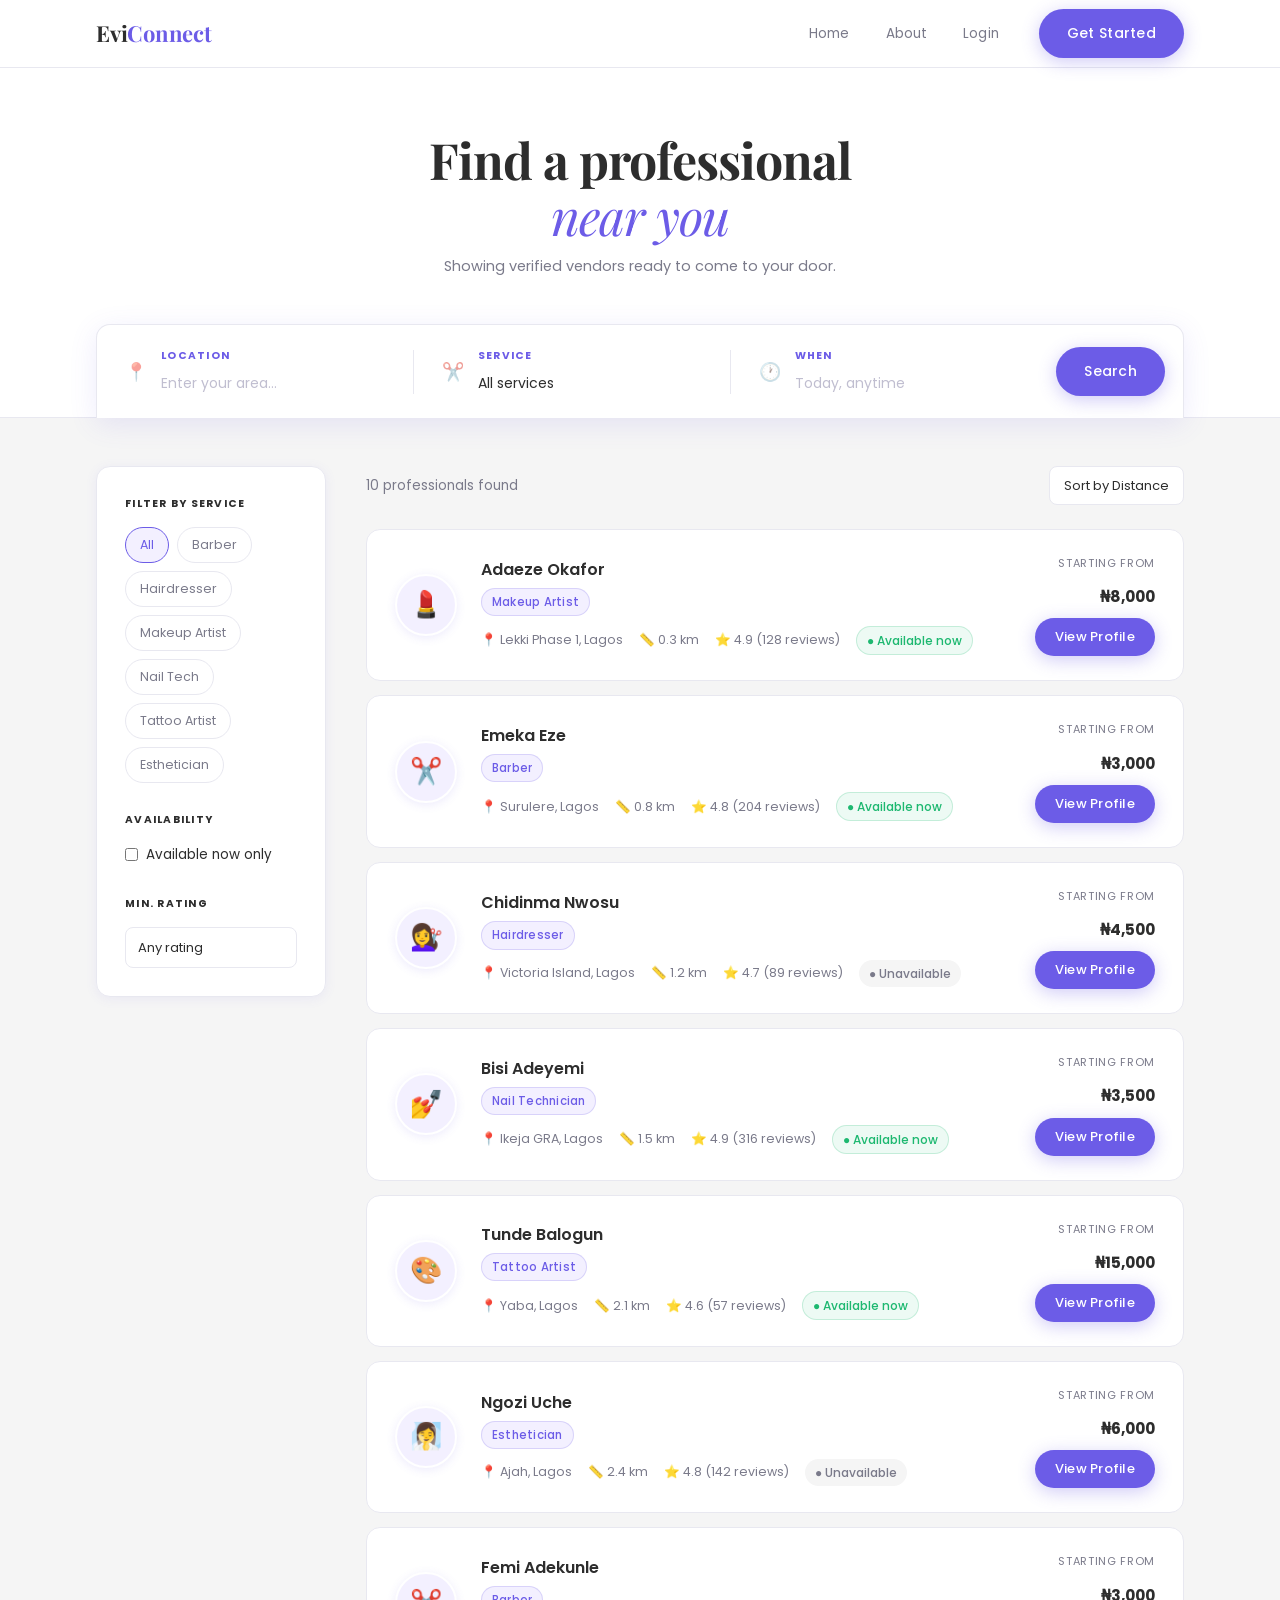
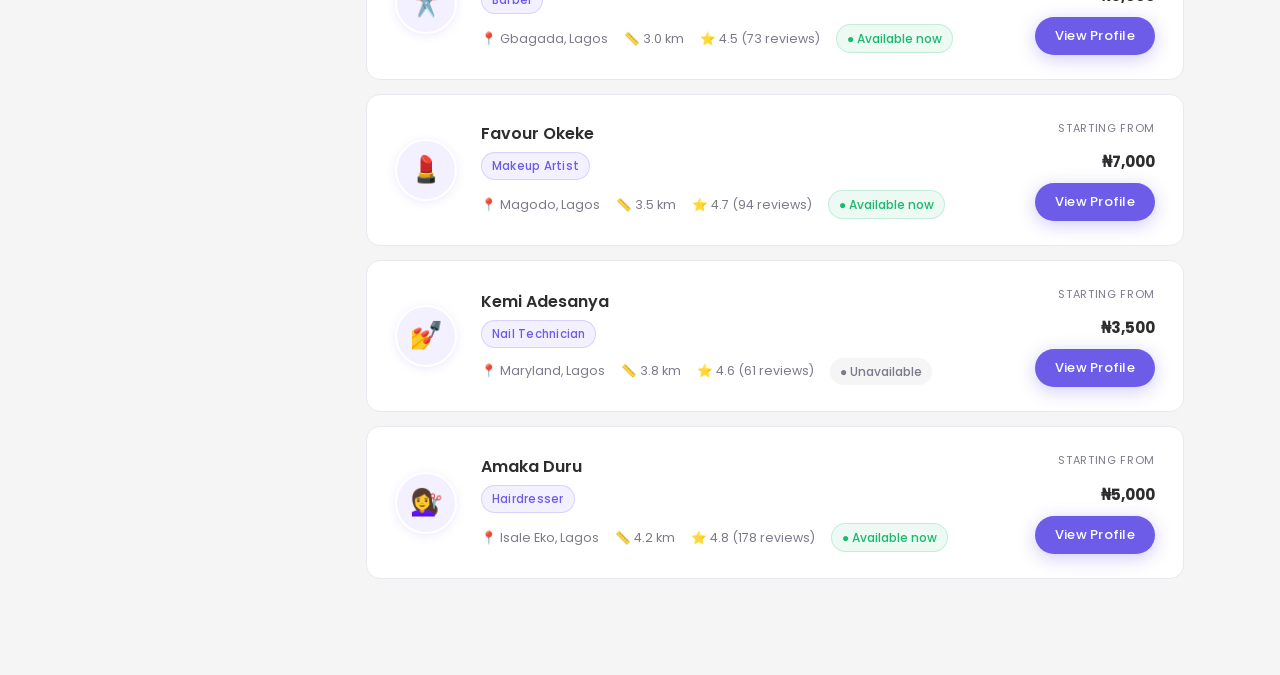
<file: dashboard.html>
<!DOCTYPE html>
<html lang="en">
<head>
  <meta charset="UTF-8" />
  <meta name="viewport" content="width=device-width, initial-scale=1.0" />
  <title>EviConnect — Find a Professional</title>
  <link rel="stylesheet" href="styles.css" />
  <link rel="preconnect" href="https://fonts.googleapis.com" />
  <link rel="preconnect" href="https://fonts.gstatic.com" crossorigin />
  <link href="https://fonts.googleapis.com/css2?family=Playfair+Display:ital,wght@0,400;0,700;1,400&family=Poppins:wght@300;400;500;600&display=swap" rel="stylesheet" />
</head>
<body>

  <!-- ===== NAVBAR ===== -->
  <header class="navbar" id="navbar">
    <div class="nav-inner container">
      <a href="index.html" class="logo">Evi<span>Connect</span></a>
      <nav class="nav-links" id="navLinks">
        
        <a href="index.html" class="nav-link">Home</a>
        <a href="index.html#about" class="nav-link">About</a>
        <a href="auth.html" class="nav-link">Login</a>
        <a href="auth.html" class="btn btn-pink nav-cta">Get Started</a>
      </nav>
      <button class="hamburger" id="hamburger" aria-label="Open menu">
        <span></span><span></span><span></span>
      </button>
    </div>
  </header>

  <!-- ===== SEARCH BAR SECTION ===== -->
  <section class="search-section">
    <div class="container">
      <div class="search-header">
        <h1 class="search-title">Find a professional<br/><em>near you</em></h1>
        <p class="search-sub">Showing verified vendors ready to come to your door.</p>
      </div>

      <div class="search-bar-card">
        <div class="search-field">
          <span class="search-field-icon">📍</span>
          <div class="search-field-inner">
            <label>Location</label>
            <input type="text" id="searchLocation" placeholder="Enter your area..." />
          </div>
        </div>
        <div class="search-divider"></div>
        <div class="search-field">
          <span class="search-field-icon">✂️</span>
          <div class="search-field-inner">
            <label>Service</label>
            <select id="searchService" onchange="filterVendors()">
              <option value="">All services</option>
              <option value="Barber">Barber</option>
              <option value="Hairdresser">Hairdresser</option>
              <option value="Makeup Artist">Makeup Artist</option>
              <option value="Nail Technician">Nail Technician</option>
              <option value="Tattoo Artist">Tattoo Artist</option>
              <option value="Esthetician">Esthetician</option>
            </select>
          </div>
        </div>
        
        <div class="search-divider"></div>
        <div class="search-field">
          <span class="search-field-icon">🕐</span>
          <div class="search-field-inner">
            <label>When</label>
            <input type="text" id="searchTime" placeholder="Today, anytime" />
          </div>
        </div>
        <button class="btn btn-pink search-btn" onclick="filterVendors()">Search</button>
      </div>
    </div>
  </section>

  <!-- ===== DASHBOARD BODY ===== -->
  <section class="dashboard-section section">
    <div class="container dashboard-layout">

      <!-- Sidebar Filters -->
      <aside class="filter-sidebar">
        <div class="filter-block">
          <h4 class="filter-title">Filter by Service</h4>
          <div class="filter-options" id="serviceFilters">
            <label class="filter-chip active" data-service="">
              <input type="radio" name="serviceFilter" value="" checked hidden />
              All
            </label>
            <label class="filter-chip" data-service="Barber">
              <input type="radio" name="serviceFilter" value="Barber" hidden />
              Barber
            </label>
            <label class="filter-chip" data-service="Hairdresser">
              <input type="radio" name="serviceFilter" value="Hairdresser" hidden />
              Hairdresser
            </label>
            <label class="filter-chip" data-service="Makeup Artist">
              <input type="radio" name="serviceFilter" value="Makeup Artist" hidden />
              Makeup Artist
            </label>
            <label class="filter-chip" data-service="Nail Technician">
              <input type="radio" name="serviceFilter" value="Nail Technician" hidden />
              Nail Tech
            </label>
            <label class="filter-chip" data-service="Tattoo Artist">
              <input type="radio" name="serviceFilter" value="Tattoo Artist" hidden />
              Tattoo Artist
            </label>
            <label class="filter-chip" data-service="Esthetician">
              <input type="radio" name="serviceFilter" value="Esthetician" hidden />
              Esthetician
            </label>
          </div>
        </div>

        <div class="filter-block">
          <h4 class="filter-title">Availability</h4>
          <label class="filter-check">
            <input type="checkbox" id="availableOnly" onchange="filterVendors()" />
            Available now only
          </label>
        </div>

        <div class="filter-block">
          <h4 class="filter-title">Min. Rating</h4>
          <select id="ratingFilter" onchange="filterVendors()">
            <option value="0">Any rating</option>
            <option value="4">4★ and above</option>
            <option value="4.5">4.5★ and above</option>
          </select>
        </div>
      </aside>

      <!-- Vendor Results -->
      <div class="vendor-results-col">
        <div class="results-header">
          <p class="results-count" id="resultsCount">Loading vendors...</p>
          <select class="sort-select" id="sortSelect" onchange="filterVendors()">
            <option value="distance">Sort by Distance</option>
            <option value="rating">Sort by Rating</option>
            <option value="price">Sort by Price</option>
          </select>
        </div>

        <!-- Vendor list rendered by JS -->
        <div class="vendor-list" id="vendorList">
          <!-- JS renders here -->
        </div>
      </div>

    </div>
  </section>

  <!-- ===== VENDOR PROFILE MODAL ===== -->
  <div class="modal-overlay hidden" id="modalOverlay" onclick="closeModal(event)">
    <div class="vendor-modal" id="vendorModal">
      <button class="modal-close" onclick="closeVendorModal()">×</button>
      <div class="modal-header">
        <div class="modal-avatar" id="modalAvatar"></div>
        <div>
          <h3 id="modalName"></h3>
          <p id="modalService" class="modal-service-tag"></p>
          <p id="modalLocation" class="modal-meta"></p>
        </div>
      </div>
      <div class="modal-stats">
        <div class="modal-stat"><strong id="modalRating"></strong><span>Rating</span></div>
        <div class="modal-stat"><strong id="modalReviews"></strong><span>Reviews</span></div>
        <div class="modal-stat"><strong id="modalPrice"></strong><span>Starting price</span></div>
        <div class="modal-stat"><strong id="modalDistance"></strong><span>Distance</span></div>
      </div>
      <p class="modal-bio" id="modalBio"></p>
      <div class="modal-actions">
        <button class="btn btn-pink btn-block" onclick="handleBooking()">Book Now</button>
      </div>
    </div>
  </div>

  <script src="script.js"></script>
</body>
</html>
</file>
<file: styles.css>
/* ============================================================
   EviConnect — Clean & Modern Edition
   Palette: White · Purple · Light Purple · Dark Text · Light Gray
   Fonts:   Playfair Display (display) + Poppins (body)
   ============================================================ */

/* ─── CSS Variables ──────────────────────────────────────── */
:root {
  --purple:        #6C5CE7;
  --purple-dark:   #5649C0;
  --purple-mid:    #C4BAF7;
  --purple-light:  #F3F0FF;
  --purple-glow:   rgba(108, 92, 231, 0.15);

  --white:         #FFFFFF;
  --bg:            #F5F5F5;
  --text:          #2D2D2D;
  --text-muted:    #7A7A8A;
  --border:        #E8E8F0;
  --border-purple: rgba(108, 92, 231, 0.2);

  --shadow-sm:  0 2px 12px rgba(108, 92, 231, 0.08);
  --shadow-md:  0 6px 28px rgba(108, 92, 231, 0.12);
  --shadow-lg:  0 16px 48px rgba(108, 92, 231, 0.16);
  --glow:       0 0 32px rgba(108, 92, 231, 0.12);

  --radius:      14px;
  --radius-sm:   8px;
  --radius-pill: 999px;
  --nav-h:       68px;

  --font-display: 'Playfair Display', Georgia, serif;
  --font-body:    'Poppins', sans-serif;
  --transition:   0.25s ease;
}

/* ─── Reset & Base ───────────────────────────────────────── */
*, *::before, *::after { box-sizing: border-box; margin: 0; padding: 0; }
html { scroll-behavior: smooth; }

body {
  font-family: var(--font-body);
  background: var(--white);
  color: var(--text);
  font-size: 15px;
  line-height: 1.75;
  -webkit-font-smoothing: antialiased;
}

img { display: block; max-width: 100%; }
a { text-decoration: none; color: inherit; }
button { cursor: pointer; border: none; background: none; font-family: inherit; }
input, select, textarea { font-family: inherit; }
.hidden { display: none !important; }

/* ─── Container ─────────────────────────────────────────── */
.container {
  width: 100%;
  max-width: 1160px;
  margin: 0 auto;
  padding: 0 36px;
}

/* ─── Sections ──────────────────────────────────────────── */
.section { padding: 96px 0; }


/* ============================================================
   BUTTONS
   ============================================================ */
.btn {
  display: inline-flex;
  align-items: center;
  justify-content: center;
  padding: 12px 28px;
  border-radius: var(--radius-pill);
  font-size: 14px;
  font-weight: 500;
  letter-spacing: 0.02em;
  transition: all var(--transition);
  gap: 8px;
}

/* Primary purple button */
.btn-pink {
  background: var(--purple);
  color: var(--white);
  box-shadow: 0 4px 18px rgba(108, 92, 231, 0.32);
  border: none;
}
.btn-pink:hover {
  background: var(--purple-dark);
  transform: translateY(-2px);
  box-shadow: 0 8px 28px rgba(108, 92, 231, 0.4);
}

/* Ghost outlined */
.btn-outline {
  background: transparent;
  border: 1.5px solid var(--border-purple);
  color: var(--purple);
}
.btn-outline:hover {
  border-color: var(--purple);
  background: var(--purple-light);
}

/* Light / white button */
.btn-white {
  background: var(--white);
  color: var(--purple);
  font-weight: 600;
  border: none;
}
.btn-white:hover {
  background: var(--purple-light);
  transform: translateY(-1px);
}

.btn-lg  { padding: 15px 38px; font-size: 15px; }
.btn-sm  { padding: 9px 20px;  font-size: 13px; }
.btn-block { width: 100%; padding: 14px; }


/* ============================================================
   NAVBAR
   ============================================================ */
.navbar {
  position: sticky;
  top: 0;
  z-index: 100;
  height: var(--nav-h);
  background: rgba(255, 255, 255, 0.96);
  backdrop-filter: blur(16px);
  border-bottom: 1px solid var(--border);
  transition: box-shadow var(--transition), border-color var(--transition);
}
.navbar.scrolled {
  box-shadow: var(--shadow-sm);
  border-bottom-color: var(--border-purple);
}
.nav-inner {
  display: flex;
  align-items: center;
  justify-content: space-between;
  height: 100%;
}
.logo {
  font-family: var(--font-display);
  font-size: 22px;
  font-weight: 700;
  color: var(--text);
  letter-spacing: -0.01em;
}
.logo span { color: var(--purple); }

.nav-links {
  display: flex;
  align-items: center;
  gap: 36px;
}
.nav-link {
  font-size: 13.5px;
  color: var(--text-muted);
  font-weight: 400;
  letter-spacing: 0.01em;
  transition: color var(--transition);
  position: relative;
}
.nav-link::after {
  content: '';
  position: absolute;
  left: 0; bottom: -3px;
  width: 0; height: 2px;
  background: var(--purple);
  border-radius: 2px;
  transition: width var(--transition);
}
.nav-link:hover,
.nav-link.active { color: var(--text); }
.nav-link:hover::after,
.nav-link.active::after { width: 100%; }
.nav-cta { margin-left: 4px; }

/* Hamburger */
.hamburger {
  display: none;
  flex-direction: column;
  gap: 5px;
  padding: 6px;
}
.hamburger span {
  display: block;
  width: 22px;
  height: 2px;
  background: var(--text);
  border-radius: 2px;
  transition: all var(--transition);
}


/* ============================================================
   HERO
   ============================================================ */
.hero {
  min-height: calc(100vh - var(--nav-h));
  display: flex;
  align-items: center;
  position: relative;
  overflow: hidden;
  padding: 80px 0;
  background: var(--white);
}
.hero-bg-blob {
  position: absolute;
  border-radius: 50%;
  filter: blur(90px);
  pointer-events: none;
}
.blob-1 {
  width: 580px; height: 580px;
  background: var(--purple-light);
  top: -160px; right: -100px;
  opacity: 0.7;
}
.blob-2 {
  width: 340px; height: 340px;
  background: var(--purple-light);
  bottom: -100px; left: 8%;
  opacity: 0.4;
}
.hero .container {
  display: grid;
  grid-template-columns: 1fr auto;
  align-items: center;
  gap: 72px;
  position: relative;
  z-index: 1;
}
.hero-content { display: contents; }

.hero-badge {
  display: inline-flex;
  align-items: center;
  gap: 8px;
  background: var(--purple-light);
  color: var(--purple);
  font-size: 12px;
  font-weight: 500;
  letter-spacing: 0.04em;
  padding: 7px 16px;
  border-radius: var(--radius-pill);
  margin-bottom: 26px;
  grid-column: 1;
  border: 1px solid var(--border-purple);
}
.hero-heading {
  font-family: var(--font-display);
  font-size: clamp(40px, 5.2vw, 66px);
  line-height: 1.1;
  color: var(--text);
  margin-bottom: 22px;
  letter-spacing: -0.02em;
  font-weight: 700;
  grid-column: 1;
}
.hero-heading em {
  color: var(--purple);
  font-weight: 400;
  font-style: normal;
  font-size: 40px;
}
.hero-subtext {
  font-size: 16.5px;
  color: var(--text-muted);
  line-height: 1.8;
  max-width: 460px;
  margin-bottom: 38px;
  grid-column: 1;
  font-weight: 300;
}
.hero-actions {
  display: flex;
  gap: 14px;
  margin-bottom: 44px;
  flex-wrap: wrap;
  grid-column: 1;
}
.hero-trust {
  display: flex;
  align-items: center;
  gap: 14px;
  font-size: 12.5px;
  color: var(--text-muted);
  flex-wrap: wrap;
  grid-column: 1;
}
.hero-trust .divider {
  width: 4px; height: 4px;
  background: var(--purple-mid);
  border-radius: 50%;
}

/* Hero floating card */
.hero-visual {
  grid-column: 2;
  grid-row: 1 / 7;
  display: flex;
  align-items: center;
  justify-content: center;
}
.hero-visual img{
  padding: 0 30px;
  border-radius: 80px;
}
.hero-image-card {
  background: var(--white);
  border-radius: 20px;
  padding: 32px 28px;
  box-shadow: var(--shadow-lg);
  min-width: 290px;
  border: 1px solid var(--border);
  position: relative;
}
.hero-avatar-row {
  display: flex;
  gap: 10px;
  margin-bottom: 22px;
  justify-content: center;
}
.avatar {
  width: 52px; height: 52px;
  border-radius: 50%;
  background: var(--purple-light);
  display: flex;
  align-items: center;
  justify-content: center;
  font-size: 22px;
  border: 2px solid var(--white);
  box-shadow: 0 2px 8px rgba(108,92,231,0.12);
}
.card-label {
  font-size: 10.5px;
  color: var(--purple);
  text-transform: uppercase;
  letter-spacing: 0.1em;
  font-weight: 600;
  margin-bottom: 5px;
}
.card-name {
  font-size: 15px;
  font-weight: 600;
  color: var(--text);
  margin-bottom: 4px;
}
.card-meta { font-size: 12.5px; color: var(--text-muted); }
.card-availability {
  position: absolute;
  top: 20px; right: 20px;
  font-size: 11.5px;
  font-weight: 500;
  background: var(--purple-light);
  color: var(--purple);
  padding: 4px 12px;
  border-radius: var(--radius-pill);
  border: 1px solid var(--border-purple);
}
.dot-green {
  background: #EDFAF4;
  color: #1DB870;
  border: 1px solid rgba(29,184,112,0.2);
}


/* ============================================================
   SECTION HEADERS
   ============================================================ */
.section-header {
  text-align: center;
  margin-bottom: 64px;
}
.section-eyebrow {
  display: inline-block;
  font-size: 11.5px;
  font-weight: 600;
  text-transform: uppercase;
  letter-spacing: 0.14em;
  color: var(--purple);
  margin-bottom: 14px;
}
.section-title {
  font-family: var(--font-display);
  font-size: clamp(28px, 4vw, 44px);
  line-height: 1.15;
  color: var(--text);
  letter-spacing: -0.02em;
  font-weight: 700;
  margin-bottom: 14px;
}
.section-title em {
  font-style: normal;
  color: var(--purple);
  font-weight: 400;
}
.section-sub {
  font-size: 15px;
  color: var(--text-muted);
  max-width: 500px;
  margin: 0 auto;
  line-height: 1.8;
}


/* ============================================================
   SERVICES GRID
   ============================================================ */
.services { background: var(--white); }
.services-grid {
  display: grid;
  grid-template-columns: repeat(3, 1fr);
  gap: 22px;
}
.service-card {
  background: var(--white);
  border: 1px solid var(--border);
  border-radius: var(--radius);
  padding: 34px 28px;
  transition: all var(--transition);
  position: relative;
  overflow: hidden;
}
.service-card::before {
  content: '';
  position: absolute;
  top: 0; left: 0; right: 0;
  height: 3px;
  background: linear-gradient(90deg, var(--purple), var(--purple-mid));
  opacity: 0;
  transition: opacity var(--transition);
}
.service-card:hover {
  transform: translateY(-5px);
  box-shadow: var(--shadow-md);
  border-color: var(--border-purple);
}
.service-card:hover::before { opacity: 1; }
.service-card.featured {
  border-color: var(--border-purple);
  background: linear-gradient(160deg, var(--purple-light) 0%, var(--white) 60%);
}
.service-card.featured::before { opacity: 1; }

.service-icon { font-size: 32px; margin-bottom: 18px; }
.service-name {
  font-family: var(--font-display);
  font-size: 19px;
  font-weight: 700;
  color: var(--text);
  margin-bottom: 6px;
}
.service-sub {
  font-size: 13px;
  color: var(--text-muted);
  margin-bottom: 14px;
  line-height: 1.65;
}
.service-price {
  font-size: 13px;
  font-weight: 600;
  color: var(--purple);
  margin-bottom: 18px;
  letter-spacing: 0.01em;
}
.service-link {
  font-size: 12.5px;
  font-weight: 500;
  color: var(--purple);
  transition: opacity var(--transition);
}
.service-link:hover { opacity: 0.7; }


/* ============================================================
   HOW IT WORKS
   ============================================================ */
.how-it-works { background: var(--bg); }
.steps-row {
  display: flex;
  align-items: flex-start;
}
.step {
  flex: 1;
  text-align: center;
  padding: 0 28px;
}
.step-number {
  font-family: var(--font-display);
  font-size: 52px;
  font-weight: 700;
  color: var(--purple-mid);
  line-height: 1;
  margin-bottom: 14px;
  opacity: 0.5;
}
.step-icon { font-size: 30px; margin-bottom: 16px; }
.step-title {
  font-family: var(--font-display);
  font-size: 19px;
  font-weight: 700;
  margin-bottom: 10px;
  color: var(--text);
}
.step-desc {
  font-size: 13.5px;
  color: var(--text-muted);
  line-height: 1.8;
}
.step-connector {
  width: 80px;
  height: 1px;
  background: var(--purple-mid);
  margin-top: 54px;
  flex-shrink: 0;
  position: relative;
  opacity: 0.4;
}
.step-connector::after {
  content: '→';
  position: absolute;
  right: -10px; top: -10px;
  color: var(--purple);
  font-size: 14px;
  opacity: 0.6;
}


/* ============================================================
   WHY CHOOSE US
   ============================================================ */
.why-us { background: var(--white); }
.why-grid {
  display: grid;
  grid-template-columns: 1fr 1fr;
  gap: 80px;
  align-items: start;
}
.why-text-col .section-title { text-align: left; }
.why-text-col .section-eyebrow { display: block; }
.why-desc {
  font-size: 15px;
  color: var(--text-muted);
  line-height: 1.85;
  margin: 18px 0 32px;
  max-width: 420px;
}
.why-features-col {
  display: flex;
  flex-direction: column;
  gap: 16px;
  padding-top: 6px;
}
.why-feature {
  display: flex;
  gap: 18px;
  align-items: flex-start;
  padding: 20px 22px;
  border: 1px solid var(--border);
  border-radius: var(--radius);
  background: var(--white);
  transition: border-color var(--transition), box-shadow var(--transition);
}
.why-feature:hover {
  border-color: var(--border-purple);
  box-shadow: var(--glow);
}
.why-icon {
  font-size: 17px;
  width: 42px; height: 42px;
  background: var(--purple-light);
  border: 1px solid var(--border-purple);
  border-radius: var(--radius-sm);
  display: flex;
  align-items: center;
  justify-content: center;
  flex-shrink: 0;
}
.why-feature h4 {
  font-size: 14.5px;
  font-weight: 600;
  margin-bottom: 4px;
  color: var(--text);
}
.why-feature p {
  font-size: 13px;
  color: var(--text-muted);
  line-height: 1.7;
}


/* ============================================================
   CTA BANNER
   ============================================================ */
.cta-banner {
  background: linear-gradient(135deg, var(--purple) 0%, #8B7FF0 50%, var(--purple-dark) 100%);
  padding: 80px 0;
  position: relative;
  overflow: hidden;
}
.cta-banner::before {
  content: '';
  position: absolute;
  inset: 0;
  background: radial-gradient(ellipse at 70% 50%, rgba(255,255,255,0.08) 0%, transparent 60%);
}
.cta-inner {
  text-align: center;
  position: relative;
  z-index: 1;
}
.cta-inner h2 {
  font-family: var(--font-display);
  font-size: clamp(28px, 4vw, 42px);
  color: var(--white);
  margin-bottom: 12px;
  font-weight: 700;
}
.cta-inner p {
  font-size: 15.5px;
  color: rgba(255,255,255,0.78);
  margin-bottom: 36px;
}


/* ============================================================
   FOOTER
   ============================================================ */
.footer {
  background: var(--white);
  border-top: 1px solid var(--border);
  padding-top: 64px;
}
.footer-inner {
  display: grid;
  grid-template-columns: 2fr 1fr 1fr 1fr;
  gap: 48px;
  padding-bottom: 48px;
}
.footer-brand .logo { margin-bottom: 14px; display: inline-block; }
.footer-brand p {
  font-size: 13px;
  color: var(--text-muted);
  line-height: 1.85;
  max-width: 240px;
}
.footer-links-group h4 {
  font-size: 11px;
  font-weight: 700;
  text-transform: uppercase;
  letter-spacing: 0.12em;
  color: var(--text);
  margin-bottom: 18px;
}
.footer-links-group a {
  display: block;
  font-size: 13.5px;
  color: var(--text-muted);
  margin-bottom: 12px;
  transition: color var(--transition);
}
.footer-links-group a:hover { color: var(--purple); }
.footer-bottom {
  display: flex;
  justify-content: space-between;
  align-items: center;
  padding: 20px 36px;
  border-top: 1px solid var(--border);
  font-size: 12.5px;
  color: var(--text-muted);
}
.footer-socials { display: flex; gap: 22px; }
.footer-socials a { transition: color var(--transition); }
.footer-socials a:hover { color: var(--purple); }


/* ============================================================
   AUTH PAGE
   ============================================================ */
.auth-body { background: var(--bg); }
.navbar-minimal {
  background: var(--white);
  position: relative;
  border-bottom: 1px solid var(--border);
}
.auth-main {
  display: grid;
  grid-template-columns: 1fr 1fr;
  min-height: calc(100vh - var(--nav-h));
}

/* Decorative left panel */
.auth-panel {
 
  position: relative;
  overflow: hidden;
  display: flex;
  align-items: center;
  padding: 0 72px;
  background-image: url(img/Debor\ cuts.jpeg);
}
.auth-panel::before {
  content: '';
  position: absolute;
  top: -120px; right: -120px;
  width: 500px; height: 500px;
  background: radial-gradient(circle, rgba(255,255,255,0.1) 0%, transparent 60%);
  pointer-events: none;
}
.auth-panel-blob {
  position: absolute;
  bottom: -100px; left: -80px;
  width: 360px; height: 360px;
  background: rgba(255,255,255,0.05);
  border-radius: 50%;
}
.auth-panel-inner { position: relative; z-index: 1; }

.auth-panel-eyebrow {
  font-size: 11px;
  font-weight: 600;
  letter-spacing: 0.16em;
  text-transform: uppercase;
  color: rgba(255,255,255,0.7);
  margin-bottom: 20px;
}
.auth-panel-title {
  font-family: var(--font-display);
  font-size: clamp(32px, 3.5vw, 50px);
  line-height: 1.12;
  color: black;
  margin-bottom: 20px;
  font-weight: 700;
  letter-spacing: -0.01em;
}
.auth-panel-title em {
  font-style: normal;
  opacity: 0.85;
  font-weight: 400;
  color: rgb(0, 0, 0);
}
.auth-panel-sub {
  font-size: 14.5px;
  color: rgba(255, 255, 255, 0.815);
  line-height: 1.85;
  margin-bottom: 52px;
  max-width: 360px;
}
.auth-stats { display: flex; gap: 36px; }
.auth-stat strong {
  display: block;
  font-family: var(--font-display);
  font-size: 28px;
  font-weight: 700;
  color: white;
}
.auth-stat span {
  font-size: 11px;
  color: rgba(255, 255, 255, 0.815);
  text-transform: uppercase;
  letter-spacing: 0.08em;
}

/* Form panel */
.auth-form-panel {
  display: flex;
  align-items: center;
  justify-content: center;
  padding: 56px 48px;
  background: var(--white);
}
.auth-form-card { width: 100%; max-width: 460px; }

/* Role toggle */
.auth-toggle-wrap {
  display: flex;
  background: var(--bg);
  border-radius: var(--radius-pill);
  padding: 4px;
  margin-bottom: 36px;
  border: 1px solid var(--border);
}
.auth-toggle-btn {
  flex: 1;
  padding: 11px 20px;
  border-radius: var(--radius-pill);
  font-size: 13px;
  font-weight: 500;
  color: var(--text-muted);
  transition: all var(--transition);
}
.auth-toggle-btn.active {
  background: var(--purple);
  color: var(--white);
  box-shadow: 0 2px 14px rgba(108,92,231,0.3);
}

.auth-form-header { margin-bottom: 30px; }
.auth-form-header h3 {
  font-family: var(--font-display);
  font-size: 28px;
  font-weight: 700;
  color: var(--text);
  margin-bottom: 6px;
}
.auth-form-header p {
  font-size: 13.5px;
  color: var(--text-muted);
}

/* Form elements */
.auth-form { display: flex; flex-direction: column; gap: 20px; }
.form-row { display: grid; grid-template-columns: 1fr 1fr; gap: 16px; }
.form-group { display: flex; flex-direction: column; gap: 7px; }
.form-group label {
  font-size: 12px;
  font-weight: 600;
  letter-spacing: 0.04em;
  color: var(--text);
}
.form-group input,
.form-group select {
  width: 100%;
  padding: 13px 16px;
  border: 1.5px solid var(--border);
  border-radius: var(--radius-sm);
  font-size: 14px;
  color: var(--text);
  background: var(--white);
  outline: none;
  transition: border-color var(--transition), box-shadow var(--transition);
  appearance: none;
}
.form-group input:focus,
.form-group select:focus {
  border-color: var(--purple);
  box-shadow: 0 0 0 3px rgba(108, 92, 231, 0.12);
}
.form-group input::placeholder { color: #C0BED0; }

.form-options {
  display: flex;
  justify-content: space-between;
  align-items: center;
  font-size: 13px;
}
.form-check { display: flex; align-items: center; gap: 8px; color: var(--text-muted); }
.form-check input { accent-color: var(--purple); }
.form-forgot { color: var(--purple); font-weight: 500; }
.form-switch { text-align: center; font-size: 13px; color: var(--text-muted); }
.form-switch a { color: var(--purple); font-weight: 500; }

/* File upload */
.file-upload-wrap {
  position: relative;
  border: 1.5px dashed var(--border-purple);
  border-radius: var(--radius-sm);
  overflow: hidden;
  background: var(--purple-light);
  transition: all var(--transition);
}
.file-upload-wrap:hover { border-color: var(--purple); }
.file-upload-wrap input[type="file"] {
  position: absolute; inset: 0;
  opacity: 0; cursor: pointer;
  border: none; padding: 0;
}
.file-upload-ui {
  display: flex;
  align-items: center;
  gap: 10px;
  padding: 16px 20px;
  font-size: 13.5px;
  color: var(--purple);
  font-weight: 500;
}
.file-icon { font-size: 18px; }

/* Availability toggle */
.availability-toggle-group .toggle-row { display: flex; align-items: center; gap: 12px; }
.toggle-switch { position: relative; display: inline-block; width: 44px; height: 24px; }
.toggle-switch input { opacity: 0; width: 0; height: 0; }
.toggle-track {
  position: absolute; inset: 0;
  background: var(--border);
  border-radius: var(--radius-pill);
  cursor: pointer;
  transition: background var(--transition);
}
.toggle-track::before {
  content: '';
  position: absolute;
  width: 17px; height: 17px;
  left: 3px; top: 3.5px;
  background: var(--white);
  border-radius: 50%;
  transition: transform var(--transition);
  box-shadow: 0 1px 4px rgba(0,0,0,0.15);
}
.toggle-switch input:checked + .toggle-track { background: var(--purple); }
.toggle-switch input:checked + .toggle-track::before { transform: translateX(20px); }
.availability-label { font-size: 13px; font-weight: 500; }
.availability-label.available { color: #1DB870; }
.availability-label.unavailable { color: var(--text-muted); }


/* ============================================================
   DASHBOARD / SEARCH
   ============================================================ */
.search-section {
  background: var(--white);
  padding: 64px 0 0;
  border-bottom: 1px solid var(--border);
}
.search-header { text-align: center; margin-bottom: 44px; }
.search-title {
  font-family: var(--font-display);
  font-size: clamp(32px, 4.5vw, 50px);
  color: var(--text);
  letter-spacing: -0.02em;
  margin-bottom: 10px;
  line-height: 1.12;
  font-weight: 700;
}
.search-title em { font-style: italic; color: var(--purple); font-weight: 400; }
.search-sub { font-size: 14.5px; color: var(--text-muted); }

/* Search bar card */
.search-bar-card {
  display: flex;
  align-items: center;
  background: var(--white);
  border: 1.5px solid var(--border);
  border-bottom: none;
  border-radius: var(--radius) var(--radius) 0 0;
  box-shadow: var(--shadow-md);
  padding: 0 8px 0 0;
  overflow: hidden;
  position: relative;
  bottom: -1px;
  transition: border-color var(--transition);
}
.search-bar-card:focus-within {
  border-color: var(--border-purple);
}
.search-field {
  flex: 1;
  display: flex;
  align-items: center;
  gap: 14px;
  padding: 22px 28px;
}
.search-field-icon { font-size: 18px; flex-shrink: 0; opacity: 0.5; }
.search-field-inner { flex: 1; }
.search-field-inner label {
  display: block;
  font-size: 10.5px;
  font-weight: 700;
  text-transform: uppercase;
  letter-spacing: 0.12em;
  color: var(--purple);
  margin-bottom: 4px;
}
.search-field-inner input,
.search-field-inner select {
  width: 100%;
  border: none; outline: none;
  font-size: 14px;
  font-weight: 400;
  color: var(--text);
  background: transparent;
  padding: 0;
  appearance: none;
}
.search-field-inner input::placeholder { color: #C0BED0; }
.search-divider { width: 1px; height: 44px; background: var(--border); flex-shrink: 0; }
.search-btn { margin: 10px; padding: 14px 28px; flex-shrink: 0; }

/* Dashboard layout */
.dashboard-section { background: var(--bg); padding: 48px 0 96px; }
.dashboard-layout {
  display: grid;
  grid-template-columns: 230px 1fr;
  gap: 40px;
  align-items: start;
}

/* Sidebar */
.filter-sidebar {
  background: var(--white);
  border: 1px solid var(--border);
  border-radius: var(--radius);
  padding: 28px;
  position: sticky;
  top: calc(var(--nav-h) + 20px);
  box-shadow: var(--shadow-sm);
}
.filter-block { margin-bottom: 28px; }
.filter-block:last-child { margin-bottom: 0; }
.filter-title {
  font-size: 10.5px;
  font-weight: 700;
  text-transform: uppercase;
  letter-spacing: 0.12em;
  color: var(--text);
  margin-bottom: 14px;
}
.filter-options { display: flex; flex-wrap: wrap; gap: 8px; }
.filter-chip {
  display: inline-block;
  padding: 6px 14px;
  border: 1.5px solid var(--border);
  border-radius: var(--radius-pill);
  font-size: 12.5px;
  color: var(--text-muted);
  cursor: pointer;
  transition: all var(--transition);
}
.filter-chip:hover,
.filter-chip.active {
  border-color: var(--purple);
  color: var(--purple);
  background: var(--purple-light);
}
.filter-check {
  display: flex;
  align-items: center;
  gap: 8px;
  font-size: 13.5px;
  color: var(--text);
  cursor: pointer;
}
.filter-check input { accent-color: var(--purple); }
.filter-block select {
  width: 100%;
  padding: 10px 12px;
  border: 1.5px solid var(--border);
  border-radius: var(--radius-sm);
  font-size: 13px;
  color: var(--text);
  outline: none;
  background: var(--white);
  appearance: none;
  cursor: pointer;
}
.filter-block select:focus { border-color: var(--purple); }

/* Results header */
.results-header {
  display: flex;
  justify-content: space-between;
  align-items: center;
  margin-bottom: 24px;
}
.results-count { font-size: 13.5px; color: var(--text-muted); }
.sort-select {
  padding: 9px 14px;
  border: 1.5px solid var(--border);
  border-radius: var(--radius-sm);
  font-size: 13px;
  color: var(--text);
  background: var(--white);
  outline: none;
  cursor: pointer;
  appearance: none;
}
.sort-select:focus { border-color: var(--purple); }

/* Vendor cards */
.vendor-list { display: flex; flex-direction: column; gap: 14px; }
.vendor-card {
  background: var(--white);
  border: 1px solid var(--border);
  border-radius: var(--radius);
  padding: 24px 28px;
  display: flex;
  align-items: center;
  gap: 24px;
  transition: all var(--transition);
  position: relative;
  overflow: hidden;
}
.vendor-card::before {
  content: '';
  position: absolute;
  left: 0; top: 0; bottom: 0;
  width: 3px;
  background: linear-gradient(to bottom, var(--purple), var(--purple-mid));
  opacity: 0;
  transition: opacity var(--transition);
  border-radius: 3px 0 0 3px;
}
.vendor-card:hover {
  transform: translateY(-2px);
  box-shadow: var(--shadow-md);
  border-color: var(--border-purple);
}
.vendor-card:hover::before { opacity: 1; }

.vendor-avatar {
  width: 62px; height: 62px;
  border-radius: 50%;
  background: var(--purple-light);
  display: flex;
  align-items: center;
  justify-content: center;
  font-size: 26px;
  flex-shrink: 0;
  border: 2px solid var(--white);
  box-shadow: 0 2px 10px rgba(108,92,231,0.12);
}
.vendor-info { flex: 1; min-width: 0; }
.vendor-name {
  font-size: 16px;
  font-weight: 600;
  color: var(--text);
  margin-bottom: 4px;
}
.vendor-service-tag {
  display: inline-block;
  font-size: 11.5px;
  background: var(--purple-light);
  color: var(--purple);
  padding: 3px 10px;
  border-radius: var(--radius-pill);
  font-weight: 500;
  margin-bottom: 10px;
  border: 1px solid var(--border-purple);
  letter-spacing: 0.02em;
}
.vendor-meta {
  display: flex;
  gap: 16px;
  font-size: 12.5px;
  color: var(--text-muted);
  flex-wrap: wrap;
}
.vendor-meta span { display: flex; align-items: center; gap: 4px; }
.availability-dot {
  font-size: 12px;
  font-weight: 500;
  padding: 3px 10px;
  border-radius: var(--radius-pill);
}
.availability-dot.available { background: #EDFAF4; color: #1DB870; border: 1px solid rgba(29,184,112,0.2); }
.availability-dot.unavailable { background: var(--bg); color: var(--text-muted); }

.vendor-price {
  font-size: 15.5px;
  font-weight: 700;
  color: var(--text);
  text-align: right;
  white-space: nowrap;
}
.vendor-price span {
  display: block;
  font-size: 11px;
  font-weight: 400;
  color: var(--text-muted);
  margin-bottom: 10px;
  text-transform: uppercase;
  letter-spacing: 0.06em;
}
.vendor-card-actions { display: flex; flex-direction: column; gap: 8px; align-items: flex-end; }

/* Empty state */
.empty-state { text-align: center; padding: 72px 32px; color: var(--text-muted); }
.empty-state .empty-icon { font-size: 48px; margin-bottom: 16px; opacity: 0.35; }
.empty-state h4 { font-size: 18px; color: var(--text); margin-bottom: 8px; }


/* ============================================================
   VENDOR MODAL
   ============================================================ */
.modal-overlay {
  position: fixed; inset: 0;
  background: rgba(45, 45, 45, 0.5);
  backdrop-filter: blur(8px);
  z-index: 200;
  display: flex;
  align-items: center;
  justify-content: center;
  padding: 24px;
}
.vendor-modal {
  background: var(--white);
  border: 1px solid var(--border);
  border-radius: 20px;
  padding: 44px;
  max-width: 500px;
  width: 100%;
  box-shadow: var(--shadow-lg);
  position: relative;
  animation: modalIn 0.3s cubic-bezier(0.34, 1.56, 0.64, 1);
}
@keyframes modalIn {
  from { opacity: 0; transform: scale(0.93) translateY(16px); }
  to   { opacity: 1; transform: scale(1) translateY(0); }
}
.modal-close {
  position: absolute;
  top: 18px; right: 22px;
  font-size: 22px;
  color: var(--text-muted);
  cursor: pointer;
  line-height: 1;
  transition: color var(--transition);
}
.modal-close:hover { color: var(--purple); }
.modal-header {
  display: flex;
  gap: 20px;
  align-items: center;
  margin-bottom: 28px;
}
.modal-avatar {
  width: 68px; height: 68px;
  border-radius: 50%;
  background: var(--purple-light);
  display: flex;
  align-items: center;
  justify-content: center;
  font-size: 30px;
  flex-shrink: 0;
  border: 2px solid var(--white);
  box-shadow: 0 2px 12px rgba(108,92,231,0.15);
}
.modal-header h3 {
  font-family: var(--font-display);
  font-size: 22px;
  font-weight: 700;
  color: var(--text);
  margin-bottom: 5px;
}
.modal-service-tag {
  display: inline-block;
  font-size: 11.5px;
  background: var(--purple-light);
  color: var(--purple);
  padding: 3px 10px;
  border-radius: var(--radius-pill);
  font-weight: 500;
  margin-bottom: 4px;
  border: 1px solid var(--border-purple);
}
.modal-meta { font-size: 12.5px; color: var(--text-muted); }
.modal-stats {
  display: grid;
  grid-template-columns: repeat(4, 1fr);
  background: var(--bg);
  border-radius: var(--radius-sm);
  border: 1px solid var(--border);
  padding: 18px 14px;
  margin-bottom: 24px;
  text-align: center;
}
.modal-stat strong {
  display: block;
  font-family: var(--font-display);
  font-size: 21px;
  font-weight: 700;
  color: var(--purple);
}
.modal-stat span {
  font-size: 10.5px;
  color: var(--text-muted);
  text-transform: uppercase;
  letter-spacing: 0.08em;
}
.modal-bio {
  font-size: 13.5px;
  color: var(--text-muted);
  line-height: 1.85;
  margin-bottom: 28px;
}


/* ============================================================
   RESPONSIVE — Tablet (≤ 900px)
   ============================================================ */
@media (max-width: 900px) {
  .container { padding: 0 22px; }
  .section { padding: 68px 0; }

  .nav-links {
    position: fixed;
    top: var(--nav-h); right: 0;
    width: 240px;
    height: calc(100vh - var(--nav-h));
    background: var(--white);
    flex-direction: column;
    gap: 0;
    padding: 28px 0;
    box-shadow: var(--shadow-lg);
    transform: translateX(100%);
    transition: transform var(--transition);
    border-left: 1px solid var(--border);
    align-items: flex-start;
  }
  .nav-links.open { transform: translateX(0); }
  .nav-link { padding: 14px 28px; width: 100%; font-size: 14px; }
  .nav-cta { margin: 18px 28px 0; }
  .hamburger { display: flex; }

  .hero .container { grid-template-columns: 1fr; gap: 44px; }
  .hero-visual { grid-column: 1; grid-row: auto; }
  .hero-image-card { max-width: 320px; margin: 0 auto; }
  .hero-badge, .hero-heading, .hero-subtext, .hero-actions, .hero-trust { grid-column: 1; }

  .services-grid { grid-template-columns: repeat(2, 1fr); }

  .steps-row { flex-direction: column; align-items: center; gap: 32px; }
  .step-connector { width: 1px; height: 32px; margin: 0; }
  .step-connector::after { content: '↓'; right: -8px; top: auto; bottom: -14px; }

  .why-grid { grid-template-columns: 1fr; gap: 48px; }

  .footer-inner { grid-template-columns: 1fr 1fr; gap: 32px; }

  .auth-main { grid-template-columns: 1fr; }
  .auth-panel { padding: 48px 36px; }

  .dashboard-layout { grid-template-columns: 1fr; }
  .filter-sidebar { position: static; }
  .filter-options { flex-direction: row; }

  .search-bar-card {
    flex-direction: column;
    align-items: stretch;
    padding: 0;
  }
  .search-divider { width: 100%; height: 1px; }
  .search-field { padding: 16px 22px; }
  .search-btn { margin: 12px; border-radius: var(--radius-sm); }
}

/* ============================================================
   RESPONSIVE — Mobile (≤ 600px)
   ============================================================ */
@media (max-width: 600px) {
  .services-grid { grid-template-columns: 1fr; }
  .footer-inner { grid-template-columns: 1fr; }
  .footer-bottom { flex-direction: column; gap: 12px; text-align: center; }
  .hero-actions { flex-direction: column; }
  .hero-actions .btn { width: 100%; justify-content: center; }
  .auth-panel { display: none; }
  .auth-form-panel { padding: 36px 24px; }
  .form-row { grid-template-columns: 1fr; }
  .modal-stats { grid-template-columns: repeat(2, 1fr); gap: 12px; }
  .vendor-card { flex-wrap: wrap; }
  .vendor-card-actions { flex-direction: row; width: 100%; justify-content: flex-start; }
  .auth-stats { gap: 24px; }
}
</file>
